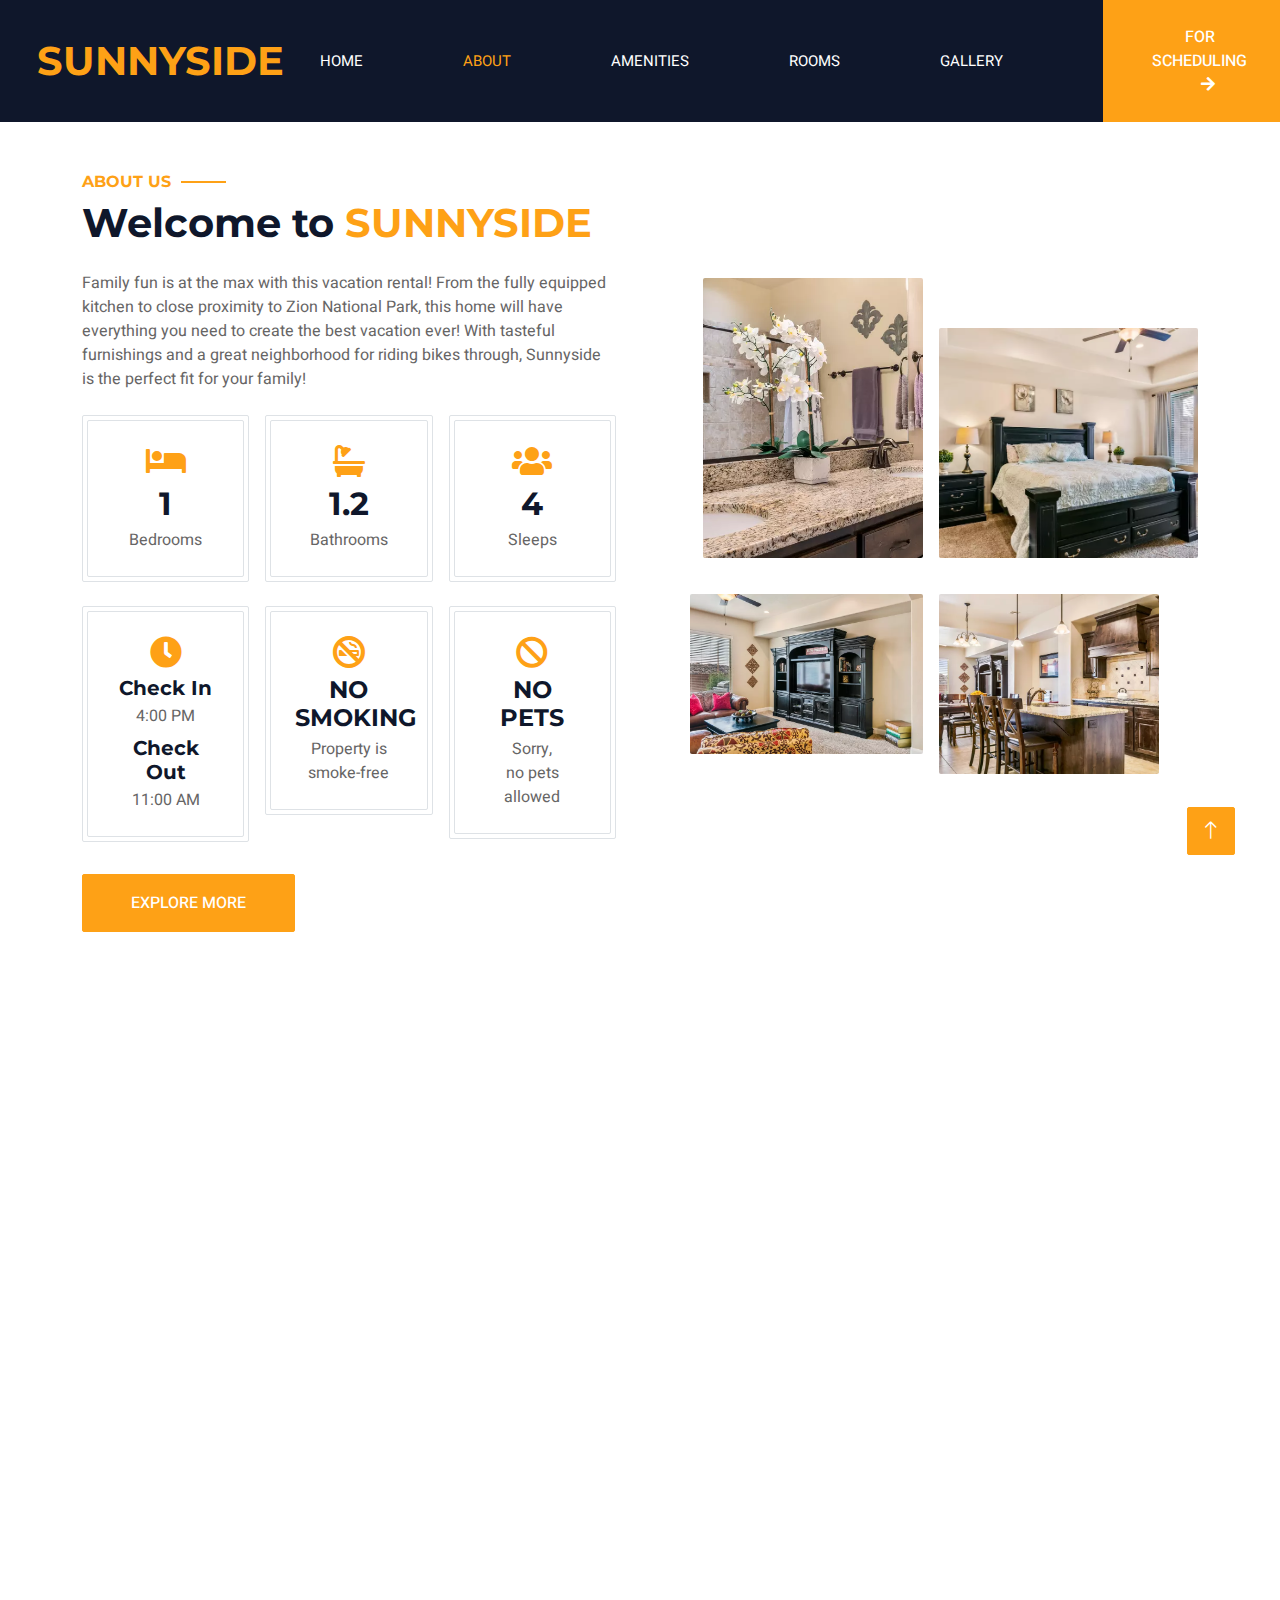
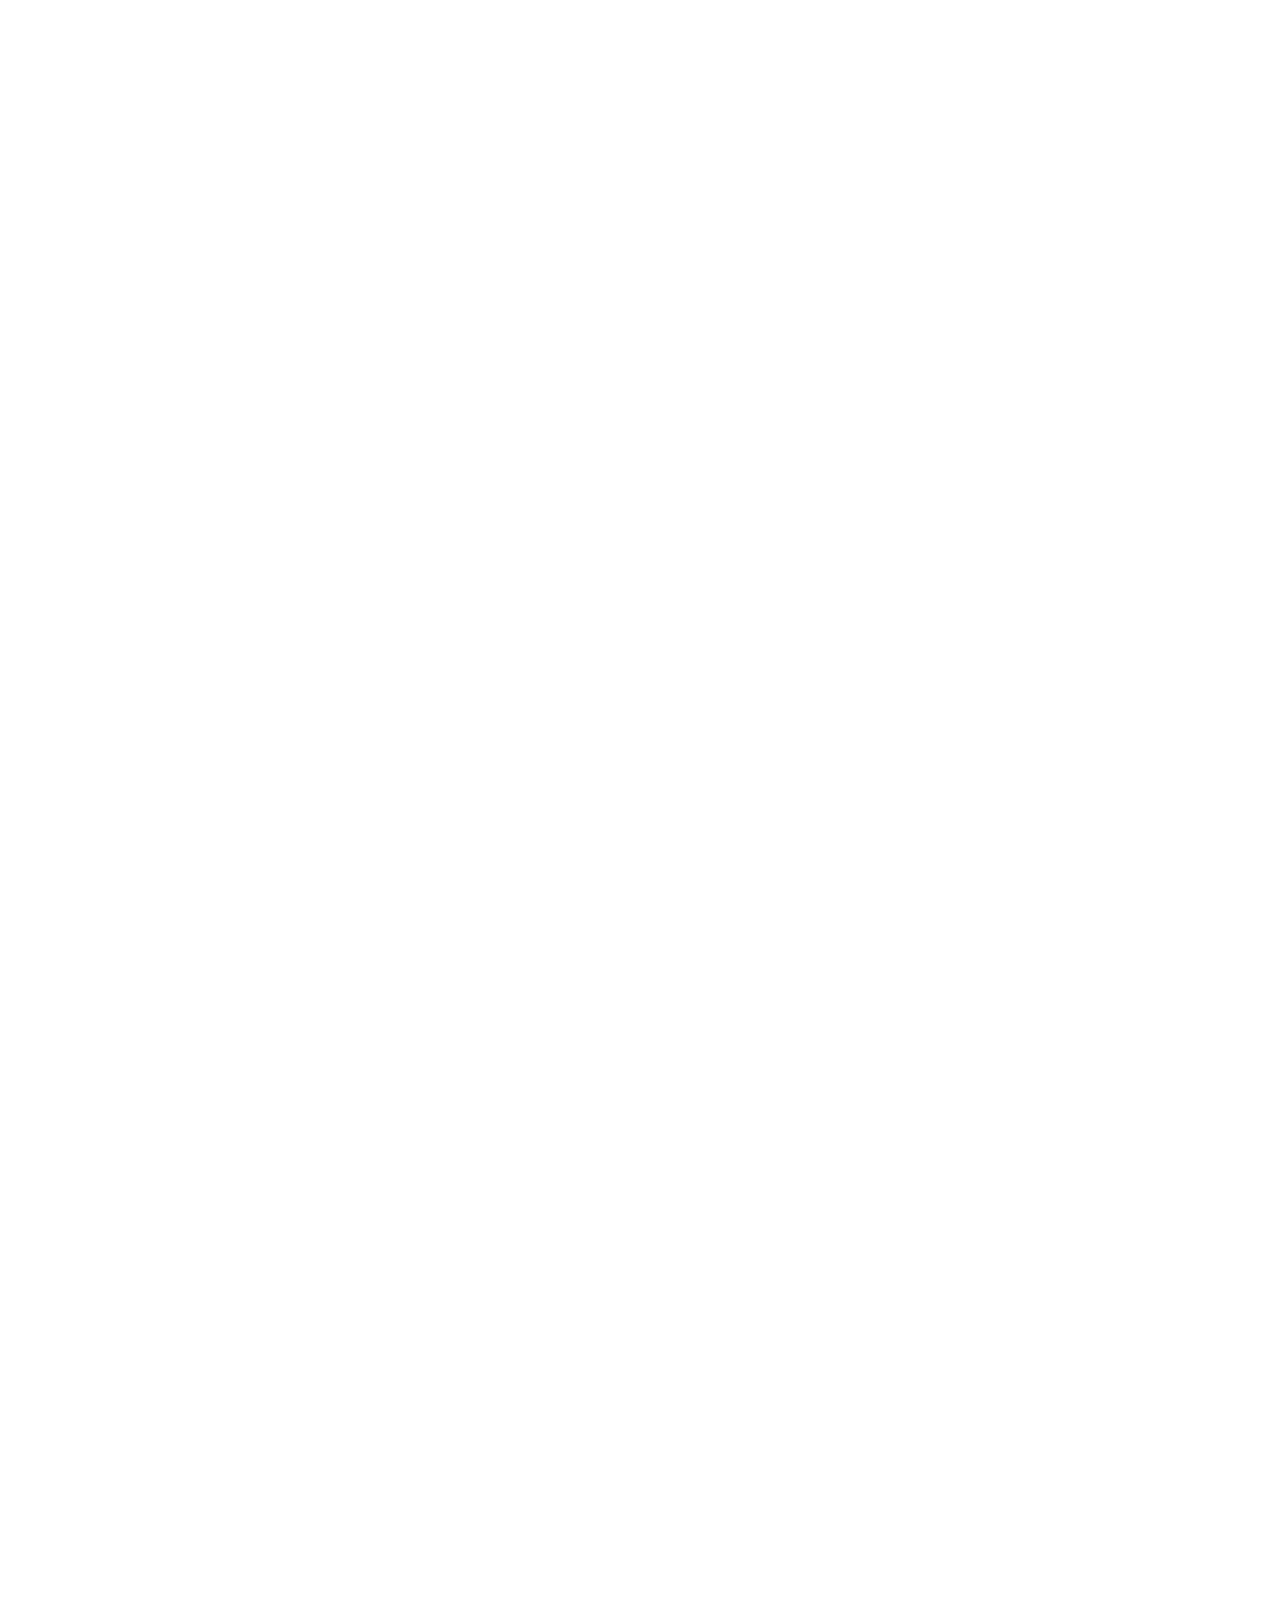
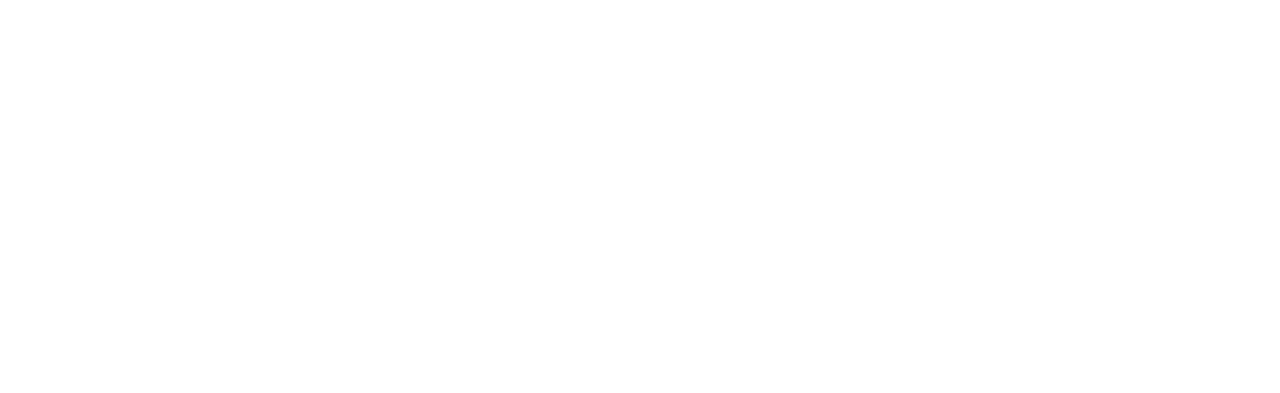
<file: about.html>
<!DOCTYPE html>
<html lang="en">
  <head>
    <meta charset="utf-8" />
    <title>Sunnyside Coral Ridge - Luxury Vacation Rental</title>
    <meta content="width=device-width, initial-scale=1.0" name="viewport" />
    <meta content="" name="keywords" />
    <meta content="" name="description" />

    <!-- Favicon -->
    <link href="img/favicon.ico" rel="icon" />

    <!-- Google Web Fonts -->
    <link rel="preconnect" href="https://fonts.googleapis.com" />
    <link rel="preconnect" href="https://fonts.gstatic.com" crossorigin />
    <link
      href="https://fonts.googleapis.com/css2?family=Heebo:wght@400;500;600;700&family=Montserrat:wght@400;500;600;700&display=swap"
      rel="stylesheet"
    />

    <!-- Icon Font Stylesheet -->
    <link
      href="https://cdnjs.cloudflare.com/ajax/libs/font-awesome/5.10.0/css/all.min.css"
      rel="stylesheet"
    />
    <link
      href="https://cdn.jsdelivr.net/npm/bootstrap-icons@1.4.1/font/bootstrap-icons.css"
      rel="stylesheet"
    />

    <!-- Libraries Stylesheet -->
    <link href="lib/animate/animate.min.css" rel="stylesheet" />
    <link href="lib/owlcarousel/assets/owl.carousel.min.css" rel="stylesheet" />
    <link
      href="lib/tempusdominus/css/tempusdominus-bootstrap-4.min.css"
      rel="stylesheet"
    />

    <!-- Customized Bootstrap Stylesheet -->
    <link href="css/bootstrap.min.css" rel="stylesheet" />

    <!-- Template Stylesheet -->
    <link href="css/style.css" rel="stylesheet" />
  </head>

  <body>
    <div class="container-fluid bg-white p-0">
      <!-- Spinner Start -->
      <div
        id="spinner"
        class="show bg-white position-fixed translate-middle w-100 vh-100 top-50 start-50 d-flex align-items-center justify-content-center"
      >
        <div
          class="spinner-border text-primary"
          style="width: 3rem; height: 3rem"
          role="status"
        >
          <span class="sr-only">Loading...</span>
        </div>
      </div>
      <!-- Spinner End -->

      <!-- Header Start -->
      <div class="container-fluid bg-dark px-0">
        <div class="row gx-0">
          <div class="col-lg-3 bg-dark d-none d-lg-block">
            <a
              href="index.html"
              class="navbar-brand w-100 h-100 m-0 p-0 d-flex align-items-center justify-content-center"
            >
              <h1 class="m-0 text-primary text-uppercase">Sunnyside</h1>
            </a>
          </div>
          <div class="col-lg-9">
            <nav class="navbar navbar-expand-lg bg-dark navbar-dark p-3 p-lg-0">
              <a href="index.html" class="navbar-brand d-block d-lg-none">
                <h1 class="m-0 text-primary text-uppercase">Sunnyside</h1>
              </a>
              <button
                type="button"
                class="navbar-toggler"
                data-bs-toggle="collapse"
                data-bs-target="#navbarCollapse"
              >
                <span class="navbar-toggler-icon"></span>
              </button>
              <div
                class="collapse navbar-collapse justify-content-between"
                id="navbarCollapse"
              >
                <div class="navbar-nav mr-auto py-0">
                  <a href="index.html" class="nav-item nav-link">Home</a>
                  <a href="about.html" class="nav-item nav-link active"
                    >About</a
                  >
                  <a href="./index.html#Amenities" class="nav-item nav-link"
                    >Amenities</a
                  >
                  <a href="./index.html#rooms" class="nav-item nav-link"
                    >Rooms</a
                  >
                  <a href="gallery.html" class="nav-item nav-link">Gallery</a>
                </div>
                <a
                  href="https://www.stgeorgeutahvacationrentals.com/rentals/sunnyside"
                  class="btn btn-primary rounded-0 py-4 px-md-5 d-none d-lg-block"
                  >For scheduling<i class="fa fa-arrow-right ms-3"></i
                ></a>
              </div>
            </nav>
          </div>
        </div>
      </div>
      <!-- Header End -->

      <!-- About Start -->
      <div class="container-xxl py-5">
        <div class="container">
          <div class="row g-5 align-items-center">
            <div class="col-lg-6">
              <h6 class="section-title text-start text-primary text-uppercase">
                About Us
              </h6>
              <h1 class="mb-4">
                Welcome to
                <span class="text-primary text-uppercase">Sunnyside</span>
              </h1>
              <p class="mb-4 text-start">
                Family fun is at the max with this vacation rental! From the
                fully equipped kitchen to close proximity to Zion National Park,
                this home will have everything you need to create the best
                vacation ever! With tasteful furnishings and a great
                neighborhood for riding bikes through, Sunnyside is the perfect
                fit for your family!
              </p>
              <div class="row g-3 pb-4">
                <div class="col-sm-4 wow fadeIn" data-wow-delay="0.1s">
                  <div class="border rounded p-1">
                    <div class="border rounded text-center p-4">
                      <i class="fa fa-bed fa-2x text-primary mb-2"></i>
                      <h2 class="mb-1" data-toggle="counter-up">3</h2>
                      <p class="mb-0">Bedrooms</p>
                    </div>
                  </div>
                </div>
                <div class="col-sm-4 wow fadeIn" data-wow-delay="0.3s">
                  <div class="border rounded p-1">
                    <div class="border rounded text-center p-4">
                      <i class="fa fa-bath fa-2x text-primary mb-2"></i>
                      <h2 class="mb-1" data-toggle="counter-up">3.5</h2>
                      <p class="mb-0">Bathrooms</p>
                    </div>
                  </div>
                </div>
                <div class="col-sm-4 wow fadeIn" data-wow-delay="0.5s">
                  <div class="border rounded p-1">
                    <div class="border rounded text-center p-4">
                      <i class="fa fa-users fa-2x text-primary mb-2"></i>
                      <h2 class="mb-1" data-toggle="counter-up">10</h2>
                      <p class="mb-0">Sleeps</p>
                    </div>
                  </div>
                </div>
              </div>

              <!-- New row for check-in/out and policies -->
              <div class="row g-3 pb-4">
                <div class="col-sm-4 wow fadeIn" data-wow-delay="0.7s">
                  <div class="border rounded p-1">
                    <div class="border rounded text-center p-4">
                      <i class="fa fa-clock fa-2x text-primary mb-2"></i>
                      <div>
                        <h5 class="mb-1">Check In</h5>
                        <p class="mb-0">4:00 PM</p>
                      </div>
                      <div class="mt-2">
                        <h5 class="mb-1">Check Out</h5>
                        <p class="mb-0">11:00 AM</p>
                      </div>
                    </div>
                  </div>
                </div>
                <div class="col-sm-4 wow fadeIn" data-wow-delay="0.9s">
                  <div class="border rounded p-1">
                    <div class="border rounded text-center p-4">
                      <i class="fa fa-smoking-ban fa-2x text-primary mb-2"></i>
                      <h4 class="mb-1 text-uppercase">No Smoking</h4>
                      <p class="mb-0">Property is smoke-free</p>
                    </div>
                  </div>
                </div>
                <div class="col-sm-4 wow fadeIn" data-wow-delay="1.1s">
                  <div class="border rounded p-1">
                    <div class="border rounded text-center p-4">
                      <i class="fa fa-ban fa-2x text-primary mb-2"></i>
                      <h4 class="mb-1 text-uppercase">
                        No <br />
                        Pets
                      </h4>
                      <p class="mb-0">
                        Sorry,<br />
                        no pets allowed
                      </p>
                    </div>
                  </div>
                </div>
              </div>
              <a class="btn btn-primary py-3 px-5 mt-2" href="gallery.html"
                >Explore More</a
              >
            </div>
            <div class="col-lg-6">
              <div class="row g-3">
                <div
                  class="col-6 text-end"
                  style="
                    display: flex;
                    justify-content: flex-end;
                    align-items: center;
                    height: 200px;
                  "
                >
                  <img
                    class="img-fluid rounded wow zoomIn"
                    data-wow-delay="0.1s"
                    src="img/masterbath-upstairs-vanity.webp"
                    style="
                      width: 85%;
                      height: 280px;
                      object-fit: cover;
                      max-width: 100%;
                    "
                    alt="Upstairs Master Bath Vanity"
                  />
                </div>
                <div
                  class="col-6 text-start"
                  style="
                    display: flex;
                    justify-content: flex-start;
                    align-items: center;
                    height: 250px;
                  "
                >
                  <img
                    class="img-fluid rounded wow zoomIn"
                    data-wow-delay="0.3s"
                    src="img/master-bedroom-mainfloor.webp"
                    style="
                      width: 100%;
                      height: 230px;
                      object-fit: cover;
                      max-width: 100%;
                    "
                    alt="Main Floor Master Bedroom"
                  />
                </div>
                <div
                  class="col-6 text-end"
                  style="
                    display: flex;
                    justify-content: flex-end;
                    align-items: center;
                    height: 180px;
                  "
                >
                  <img
                    class="img-fluid rounded wow zoomIn"
                    data-wow-delay="0.5s"
                    src="img/living-room.webp"
                    style="
                      width: 90%;
                      height: 160px;
                      object-fit: cover;
                      max-width: 100%;
                    "
                    alt="Living Room"
                  />
                </div>
                <div
                  class="col-6 text-start"
                  style="
                    display: flex;
                    justify-content: flex-start;
                    align-items: center;
                    height: 200px;
                  "
                >
                  <img
                    class="img-fluid rounded wow zoomIn"
                    data-wow-delay="0.7s"
                    src="img/kitchen.webp"
                    style="
                      width: 85%;
                      height: 180px;
                      object-fit: cover;
                      max-width: 100%;
                    "
                    alt="Kitchen"
                  />
                </div>
              </div>
            </div>
          </div>
        </div>
      </div>
      <!-- About End -->

      <!-- Video Start -->
      <div class="container-xxl py-5 px-0 wow zoomIn" data-wow-delay="0.1s">
        <div class="row g-0">
          <div class="col-md-6">
            <div class="video2" style="min-height: 600px"></div>
          </div>
          <div class="col-md-6 bg-dark d-flex align-items-center">
            <div class="p-5">
              <h6
                class="section-title text-start text-white text-uppercase mb-3"
              >
                Southern Utah Living
              </h6>
              <h1 class="text-white mb-4">Discover Sunnyside Paradise</h1>

              <!-- Modern Content Layout with Original Text -->
              <div class="modern-content-layout">
                <div class="d-flex align-items-start mb-4">
                  <div class="flex-shrink-0">
                    <i class="fa fa-home fa-2x text-primary me-3"></i>
                  </div>
                  <div class="flex-grow-1">
                    <h5 class="text-white">Spacious Luxury Living</h5>
                    <p class="text-light mb-0">
                      Enjoy the beauty of Southern Utah in the comfort of this
                      spacious 2700 sq ft luxury condo.
                    </p>
                  </div>
                </div>

                <div class="d-flex align-items-start mb-4">
                  <div class="flex-shrink-0">
                    <i class="fa fa-mountain fa-2x text-primary me-3"></i>
                  </div>
                  <div class="flex-grow-1">
                    <h5 class="text-white">Outdoor Enthusiasts' Paradise</h5>
                    <p class="text-light mb-0">
                      The Owners of this property are outdoor enthusiasts and
                      frequent attractions like Zion National Park (45-minute
                      drive) and Bryce Canyon (2 hours 30 minutes).
                    </p>
                  </div>
                </div>

                <div class="d-flex align-items-start mb-4">
                  <div class="flex-shrink-0">
                    <i class="fa fa-biking fa-2x text-primary me-3"></i>
                  </div>
                  <div class="flex-grow-1">
                    <h5 class="text-white">Adventure Opportunities</h5>
                    <p class="text-light mb-0">
                      For the adventurist type, there are many mountain biking
                      trails from Cedar City South to Mesquite, NV. There are
                      also hundreds of hikes within a short drive.
                    </p>
                  </div>
                </div>

                <div class="d-flex align-items-start mb-4">
                  <div class="flex-shrink-0">
                    <i class="fa fa-utensils fa-2x text-primary me-3"></i>
                  </div>
                  <div class="flex-grow-1">
                    <h5 class="text-white">Local Guidance</h5>
                    <p class="text-light mb-0">
                      We will provide information on activities in the area as
                      well as restaurants that are our personal favorites.
                    </p>
                  </div>
                </div>

                <div class="d-flex align-items-start mb-4">
                  <div class="flex-shrink-0">
                    <i class="fa fa-water fa-2x text-primary me-3"></i>
                  </div>
                  <div class="flex-grow-1">
                    <h5 class="text-white">Water Sports & Entertainment</h5>
                    <p class="text-light mb-0">
                      If you are the motorized type, Sand Hollow is a short
                      15-minute drive and provides sand dunes for the adrenaline
                      junkies and some excellent water sports activities. From
                      the driveway, you can be standing on the Las Vegas Strip
                      in less than 2 hours enjoying some of the Broadway-quality
                      shows.
                    </p>
                  </div>
                </div>
              </div>

              <div class="mt-4">
                <a
                  href="gallery.html"
                  class="btn btn-primary py-md-3 px-md-5 me-3"
                  >Explore More</a
                >
                <a
                  href="https://www.stgeorgeutahvacationrentals.com/rentals/sunnyside"
                  class="btn btn-outline-light py-md-3 px-md-5"
                  >For scheduling</a
                >
              </div>
            </div>
          </div>
        </div>
      </div>
      <!-- Video End -->
      <!-- Family & Community Section Start -->
      <div class="container-xxl py-5 px-0 wow zoomIn" data-wow-delay="0.1s">
        <div class="row g-0">
          <div class="col-md-6 bg-light d-flex align-items-center">
            <div class="p-5">
              <h6
                class="section-title text-start text-primary text-uppercase mb-3"
              >
                Family-Owned & Operated
              </h6>
              <h1 class="text-dark mb-4">Experience the Sunnyside Life</h1>

              <!-- Modern Content Layout with Original Text -->
              <div class="modern-content-layout">
                <div class="d-flex align-items-start mb-4">
                  <div class="flex-shrink-0">
                    <i class="fa fa-heart fa-2x text-primary me-3"></i>
                  </div>
                  <div class="flex-grow-1">
                    <h5 class="text-dark">Family-Oriented Owners</h5>
                    <p class="text-secondary mb-0">
                      The owners are very family-oriented people and have tried
                      to reflect that in the décor and the amenities provided.
                      Whether you enjoy this vacation rental as a single-family
                      or multiple families, come, relax and enjoy a little piece
                      of the Sunnyside of life!
                    </p>
                  </div>
                </div>

                <div class="d-flex align-items-start mb-4">
                  <div class="flex-shrink-0">
                    <i class="fa fa-map-marker-alt fa-2x text-primary me-3"></i>
                  </div>
                  <div class="flex-grow-1">
                    <h5 class="text-dark">Perfect Coral Ridge Location</h5>
                    <p class="text-secondary mb-0">
                      Coral Ridge is centrally located in Washington Utah, just
                      minutes away from downtown St. George, yet only down the
                      road from Sand Hollow Reservoir, Quail Creek Reservoir,
                      and amazing off-road trails for adventure! If you spend
                      your day hiking in Zion you will love the two beautiful
                      pools and hot tubs offered. Golf course views and the
                      serenity of the community are just some of the reasons why
                      vacation guests love the Coral Ridge community!
                    </p>
                  </div>
                </div>

                <div class="d-flex align-items-start mb-4">
                  <div class="flex-shrink-0">
                    <i class="fa fa-percent fa-2x text-primary me-3"></i>
                  </div>
                  <div class="flex-grow-1">
                    <h5 class="text-dark">Exclusive Guest Benefits</h5>
                    <p class="text-secondary mb-0">
                      Additionally, while staying in this property as a Red Rock
                      Vacation Rentals guest, take advantage of our local
                      business discounts for places such as Tuacahn
                      Amphitheater, Pizza Factory, ATV rentals, Cafe Sabor, Bike
                      Rentals, and more! We can additionally offer concierge
                      services regarding booking golf tee times, hiring private
                      chefs, or scheduling an in-house massage.
                    </p>
                  </div>
                </div>
              </div>

              <div class="mt-4">
                <a
                  href="./gallery.html#Amenities"
                  class="btn btn-primary py-md-3 px-md-5 me-3"
                  >View Amenities</a
                >
                <a
                  href="https://www.stgeorgeutahvacationrentals.com/rentals/sunnyside"
                  class="btn btn-outline-dark py-md-3 px-md-5"
                  >For scheduling</a
                >
              </div>
            </div>
          </div>
          <div class="col-md-6">
            <div
              class="video"
              style="
                min-height: 600px;
                background: linear-gradient(
                    rgba(15, 23, 43, 0.1),
                    rgba(15, 23, 43, 0.1)
                  ),
                  url(./img/sand-hollow-side-by-side.webp);
                background-position: center center;
                background-repeat: no-repeat;
                background-size: cover;
              "
            ></div>
          </div>
        </div>
      </div>
      <!-- Family & Community Section End -->
      <!-- Footer Start -->
      <div
        class="container-fluid bg-dark text-light footer wow fadeIn"
        data-wow-delay="0.1s"
      >
        <div class="container pb-5">
          <div class="row g-5">
            <div class="col-md-6 col-lg-4">
              <div class="bg-primary rounded p-4">
                <a href="index.html"
                  ><h1 class="text-white text-uppercase mb-3">Sunnyside</h1></a
                >
                <p class="text-white mb-0">
                  A luxury vacation rental in the heart of Washington Utah's
                  Coral Ridge Community. Perfect for families looking to explore
                  Southern Utah's amazing attractions.
                </p>
              </div>
            </div>
            <div class="col-md-6 col-lg-3">
              <h6
                class="section-title text-start text-primary text-uppercase mb-4"
              >
                Contact
              </h6>
              <p class="mb-2">
                <i class="fa fa-map-marker-alt me-3"></i>Coral Ridge Community,
                Washington, UT
              </p>
              <p class="mb-2">
                <i class="fa fa-phone-alt me-3"></i>+1 123 123 1234
              </p>
              <p class="mb-2">
                <i class="fa fa-envelope me-3"></i>info@sunnyside.com
              </p>
              <div class="d-flex pt-2">
                <a class="btn btn-outline-light btn-social" href=""
                  ><i class="fab fa-facebook-f"></i
                ></a>
                <a class="btn btn-outline-light btn-social" href=""
                  ><i class="fab fa-instagram"></i
                ></a>
                <a class="btn btn-outline-light btn-social" href=""
                  ><i class="fab fa-youtube"></i
                ></a>
              </div>
            </div>
            <div class="col-lg-5 col-md-12">
              <div class="row gy-5 g-4">
                <div class="col-md-6">
                  <h6
                    class="section-title text-start text-primary text-uppercase mb-4"
                  >
                    Key Features
                  </h6>
                  <a class="btn btn-link" href="./gallery.html#pool""
                    >Pools and Hot Tubs</a
                  >
                  <a class="btn btn-link" href="./gallery.html#Amenities">Fitness Center</a>
                  <a class="btn btn-link" href="./gallery.html#activities">Zion National Park</a>
                  <a class="btn btn-link" href="./gallery.html#activities">Running Trails Nearby</a>
                  <a class="btn btn-link" href="./gallery.html#activities">Golf Course</a>
                </div>
                <div class="col-md-6">
                  <h6
                    class="section-title text-start text-primary text-uppercase mb-4"
                  >
                    Amenities
                  </h6>
                  <a class="btn btn-link" href="./gallery.html">Smart TV’s</a>
                  <a class="btn btn-link" href="./gallery.html"
                    >Fully Equipped Kitchen</a
                  >
                  <a class="btn btn-link" href="./gallery.html">BBQ Grill</a>
                  <a class="btn btn-link" href="./gallery.html">EV Charging</a>
                  <a class="btn btn-link" href="./gallery.html"
                    >BBQ Utensils & Grill Brusht</a
                  >  </div>
              </div>
            </div>
          </div>
        </div>
        <div class="container">
          <div class="copyright">
            <div class="row">
              <div class="col-md-6 text-center text-md-start mb-3 mb-md-0">
                &copy;
                <a class="border-bottom" href="#">Sunnyside Vacation Rental</a>,
                All Right Reserved.
              </div>
              <div class="col-md-6 text-center text-md-end">
                <div class="footer-menu">
                  <a href="index.html">Home</a>
                  <a href="./about.html">About</a>
                  <a href="./gallery.html">Gallery</a>
                  <a href="https://www.stgeorgeutahvacationrentals.com/rentals/sunnyside">For scheduling</a>
                </div>
              </div>
            </div>
          </div>
        </div>
      </div>
      <!-- Footer End -->

      <!-- Back to Top -->
      <a href="#" class="btn btn-lg btn-primary btn-lg-square back-to-top"
        ><i class="bi bi-arrow-up"></i
      ></a>
    </div>

    <!-- JavaScript Libraries -->
    <script src="https://code.jquery.com/jquery-3.4.1.min.js"></script>
    <script src="https://cdn.jsdelivr.net/npm/bootstrap@5.0.0/dist/js/bootstrap.bundle.min.js"></script>
    <script src="lib/wow/wow.min.js"></script>
    <script src="lib/easing/easing.min.js"></script>
    <script src="lib/waypoints/waypoints.min.js"></script>
    <script src="lib/counterup/counterup.min.js"></script>
    <script src="lib/owlcarousel/owl.carousel.min.js"></script>
    <script src="lib/tempusdominus/js/moment.min.js"></script>
    <script src="lib/tempusdominus/js/moment-timezone.min.js"></script>
    <script src="lib/tempusdominus/js/tempusdominus-bootstrap-4.min.js"></script>

    <!-- Template Javascript -->
    <script src="js/main.js"></script>
  </body>
</html>
</file>
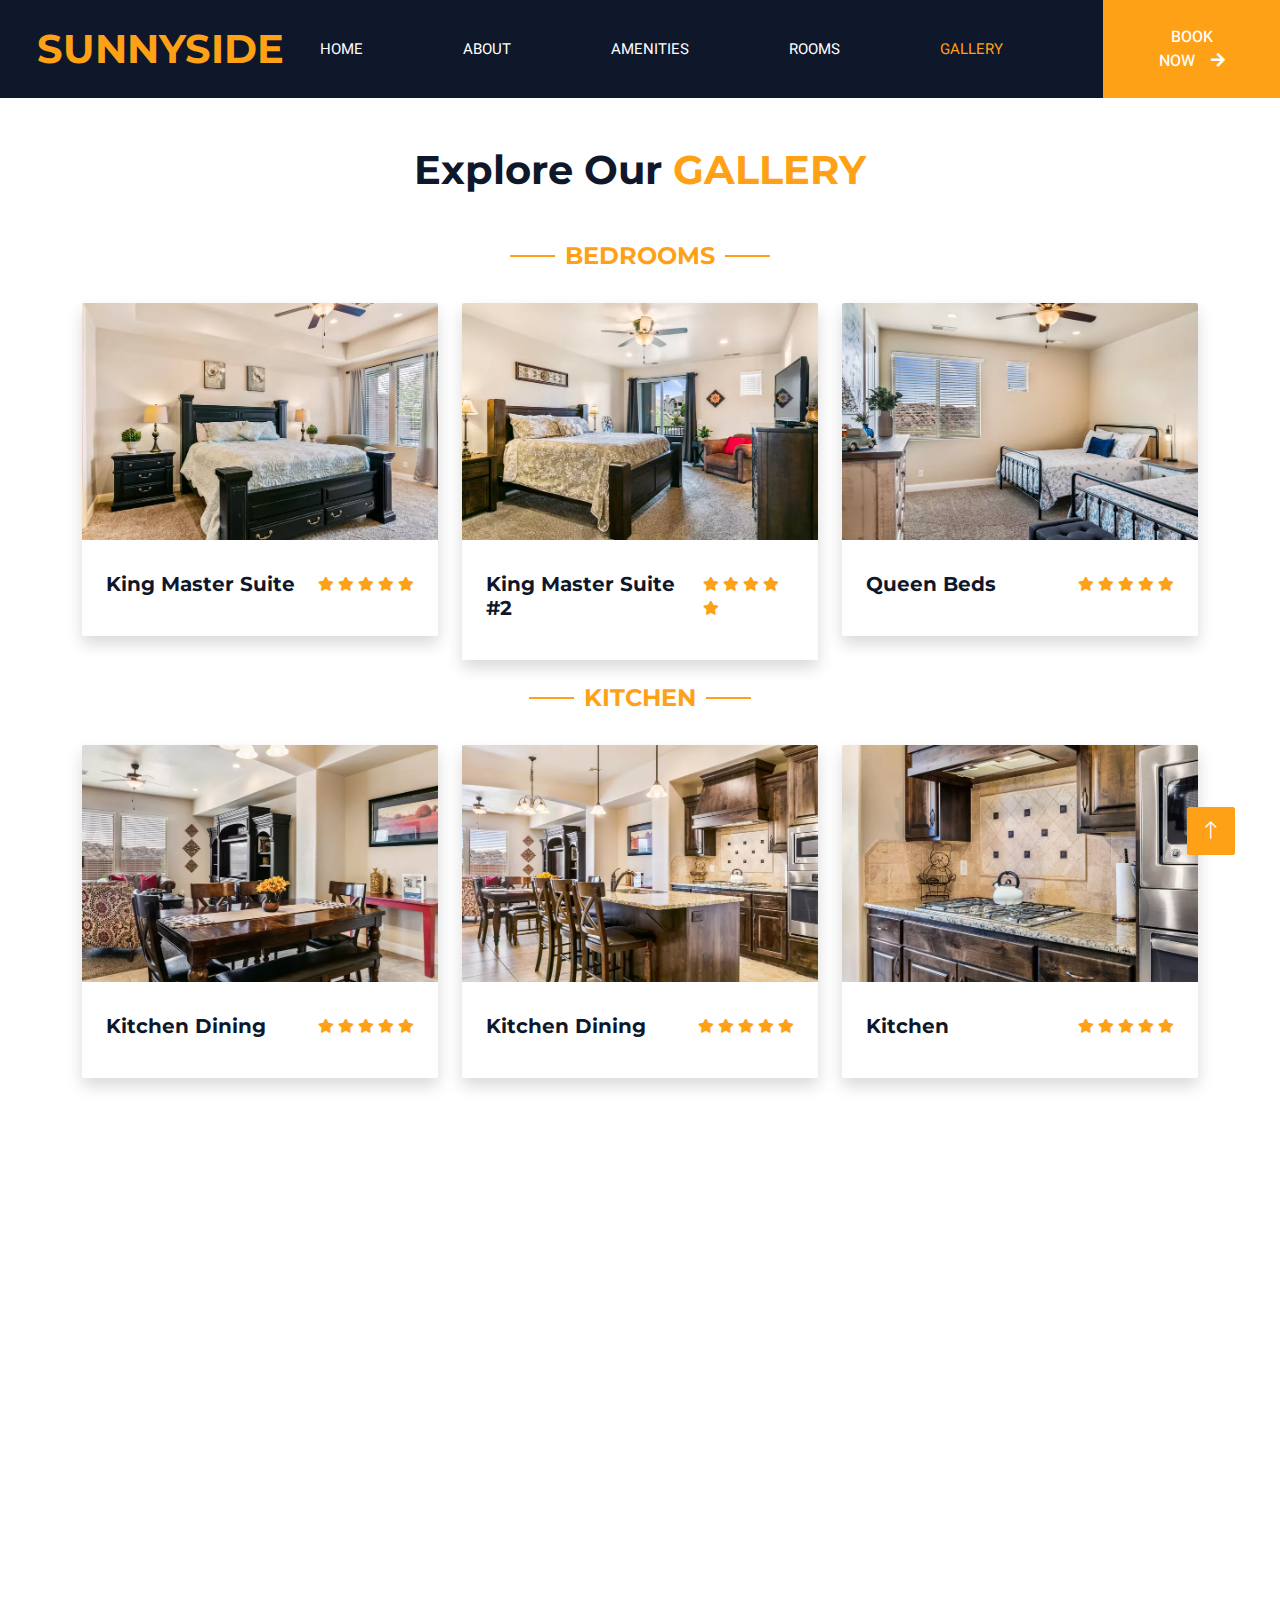
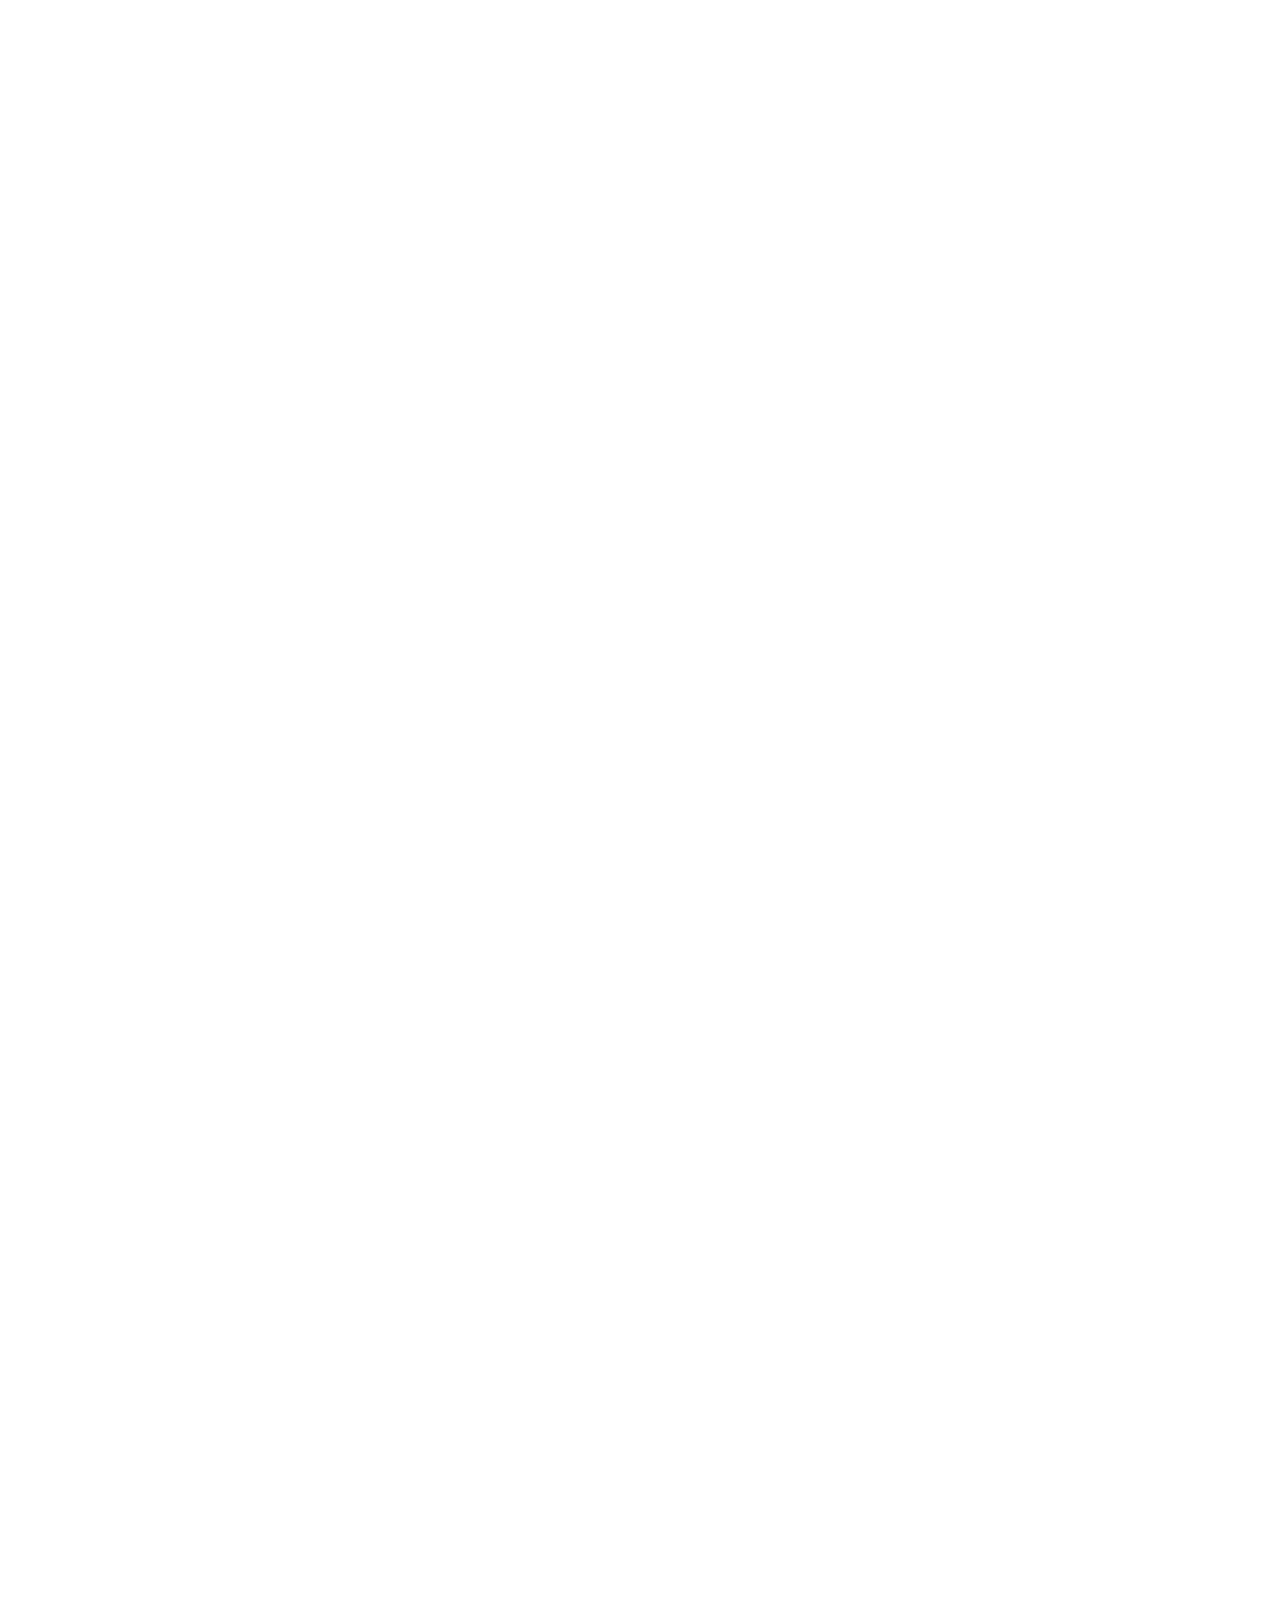
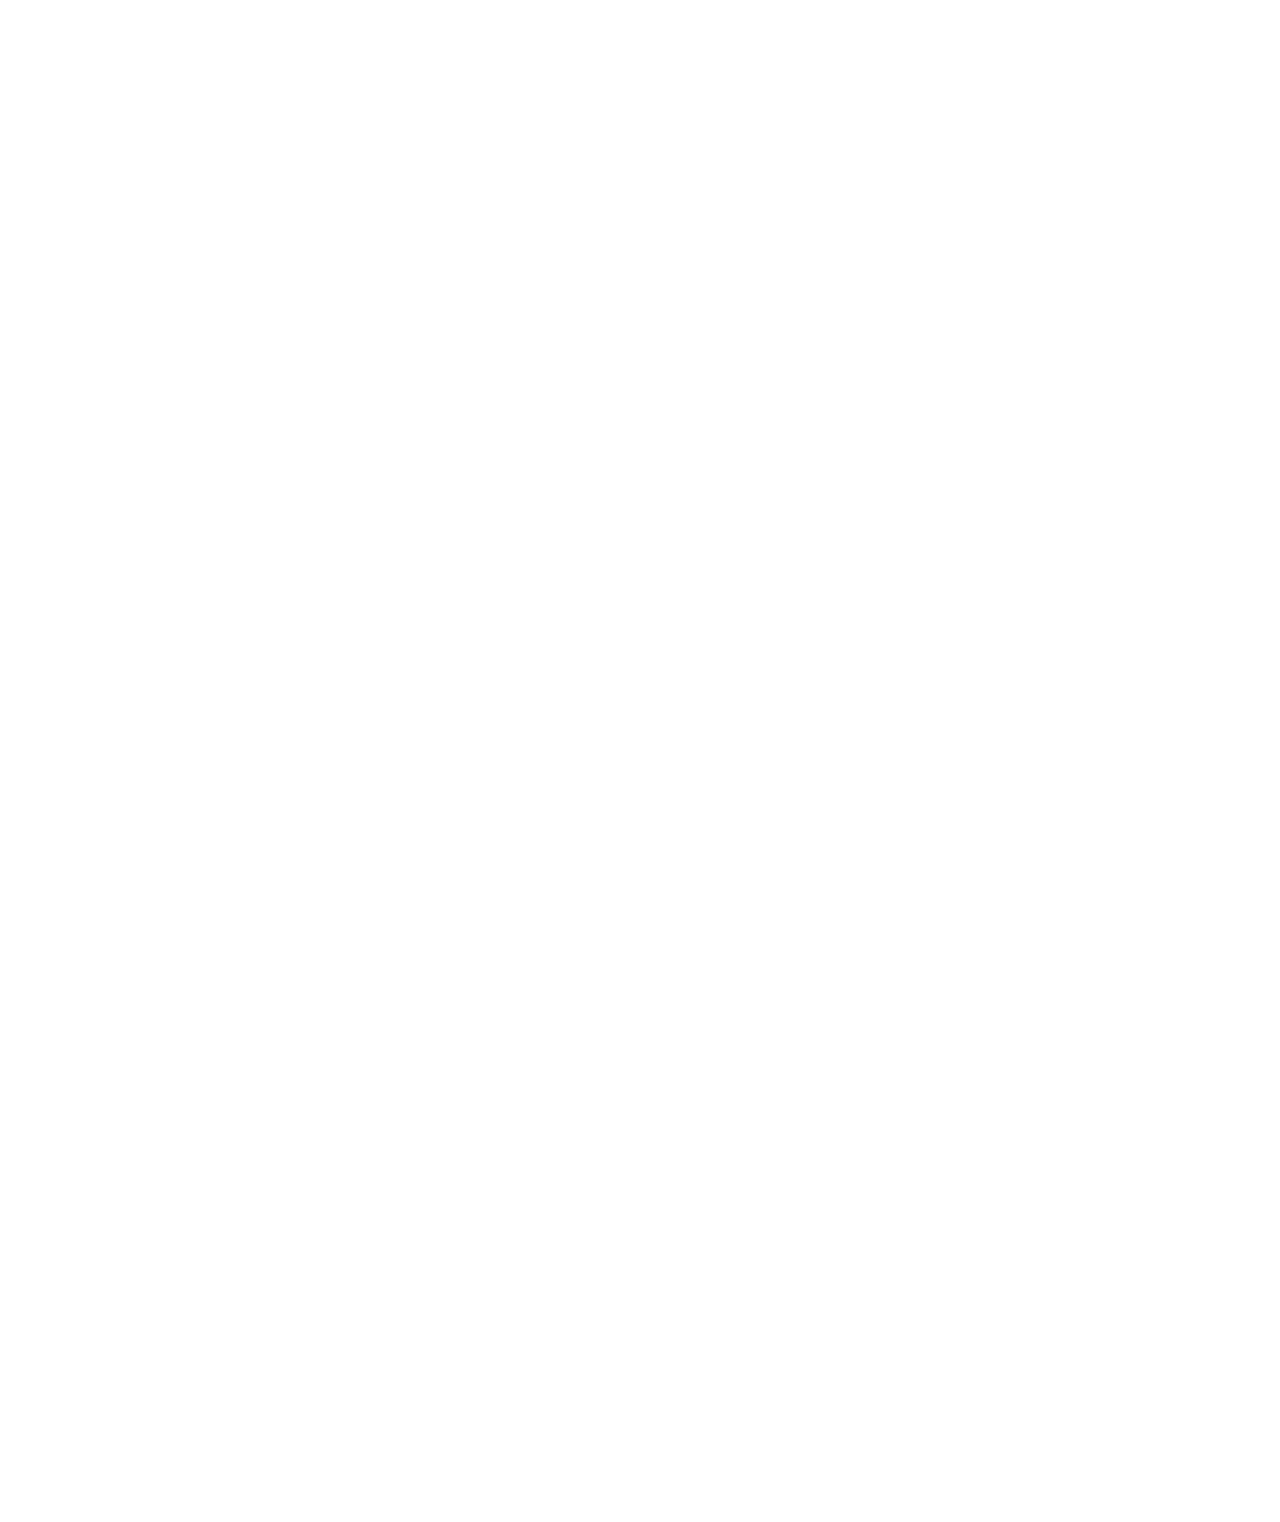
<file: gallery.html>
<!DOCTYPE html>
<html lang="en">
  <head>
    <meta charset="utf-8" />
    <title>Sunnyside Coral Ridge - Luxury Vacation Rental</title>
    <meta content="width=device-width, initial-scale=1.0" name="viewport" />
    <meta content="" name="keywords" />
    <meta content="" name="description" />

    <!-- Favicon -->
    <link href="img/favicon.ico" rel="icon" />

    <!-- Google Web Fonts -->
    <link rel="preconnect" href="https://fonts.googleapis.com" />
    <link rel="preconnect" href="https://fonts.gstatic.com" crossorigin />
    <link
      href="https://fonts.googleapis.com/css2?family=Heebo:wght@400;500;600;700&family=Montserrat:wght@400;500;600;700&display=swap"
      rel="stylesheet"
    />

    <!-- Icon Font Stylesheet -->
    <link
      href="https://cdnjs.cloudflare.com/ajax/libs/font-awesome/5.10.0/css/all.min.css"
      rel="stylesheet"
    />
    <link
      href="https://cdn.jsdelivr.net/npm/bootstrap-icons@1.4.1/font/bootstrap-icons.css"
      rel="stylesheet"
    />

    <!-- Libraries Stylesheet -->
    <link href="lib/animate/animate.min.css" rel="stylesheet" />
    <link href="lib/owlcarousel/assets/owl.carousel.min.css" rel="stylesheet" />
    <link
      href="lib/tempusdominus/css/tempusdominus-bootstrap-4.min.css"
      rel="stylesheet"
    />

    <!-- Customized Bootstrap Stylesheet -->
    <link href="css/bootstrap.min.css" rel="stylesheet" />

    <!-- Template Stylesheet -->
    <link href="css/style.css" rel="stylesheet" />
  </head>

  <body>
    <div class="container-fluid bg-white p-0">
      <!-- Spinner Start -->
      <div
        id="spinner"
        class="show bg-white position-fixed translate-middle w-100 vh-100 top-50 start-50 d-flex align-items-center justify-content-center"
      >
        <div
          class="spinner-border text-primary"
          style="width: 3rem; height: 3rem"
          role="status"
        >
          <span class="sr-only">Loading...</span>
        </div>
      </div>
      <!-- Spinner End -->

      <!-- Header Start -->
      <div class="container-fluid bg-dark px-0">
        <div class="row gx-0">
          <div class="col-lg-3 bg-dark d-none d-lg-block">
            <a
              href="index.html"
              class="navbar-brand w-100 h-100 m-0 p-0 d-flex align-items-center justify-content-center"
            >
              <h1 class="m-0 text-primary text-uppercase">Sunnyside</h1>
            </a>
          </div>
          <div class="col-lg-9">
            <nav class="navbar navbar-expand-lg bg-dark navbar-dark p-3 p-lg-0">
              <a href="index.html" class="navbar-brand d-block d-lg-none">
                <h1 class="m-0 text-primary text-uppercase">Sunnyside</h1>
              </a>
              <button
                type="button"
                class="navbar-toggler"
                data-bs-toggle="collapse"
                data-bs-target="#navbarCollapse"
              >
                <span class="navbar-toggler-icon"></span>
              </button>
              <div
                class="collapse navbar-collapse justify-content-between"
                id="navbarCollapse"
              >
                <div class="navbar-nav mr-auto py-0">
                  <a href="index.html" class="nav-item nav-link">Home</a>
                  <a href="./index.html#about" class="nav-item nav-link"
                    >About</a
                  >
                  <a href="./index.html#Amenities" class="nav-item nav-link"
                    >Amenities</a
                  >
                  <a href="./index.html#rooms" class="nav-item nav-link"
                    >Rooms</a
                  >
                  <a href="gallery.html" class="nav-item nav-link active"
                    >Gallery</a
                  >
                </div>
                <a
                  href="booking.html"
                  class="btn btn-primary rounded-0 py-4 px-md-5 d-none d-lg-block"
                  >Book Now<i class="fa fa-arrow-right ms-3"></i
                ></a>
              </div>
            </nav>
          </div>
        </div>
      </div>
      <!-- Header End -->

      <!-- Room Start -->
      <div class="container-xxl py-5">
        <div class="container">
          <div class="text-center wow fadeInUp" data-wow-delay="0.1s">
            <h1 class="mb-5">
              Explore Our
              <span class="text-primary text-uppercase">Gallery</span>
            </h1>
          </div>
          <div class="row g-4">
            <!-- First Row - Three Bedrooms -->
            <div class="text-center wow fadeInUp" data-wow-delay="0.1s">
              <h4 class="section-title text-center text-primary text-uppercase">
                Bedrooms
              </h4>
            </div>
            <div class="col-lg-4 col-md-6 wow fadeInUp" data-wow-delay="0.1s">
              <div class="room-item shadow rounded overflow-hidden">
                <div class="position-relative">
                  <img
                    class="img-fluid"
                    src="img/master-bedroom-mainfloor.webp"
                    alt="Master Bedroom"
                  />
                </div>
                <div class="p-4 mt-2">
                  <div class="d-flex justify-content-between mb-3">
                    <h5 class="mb-0">King Master Suite</h5>
                    <div class="ps-2">
                      <small class="fa fa-star text-primary"></small>
                      <small class="fa fa-star text-primary"></small>
                      <small class="fa fa-star text-primary"></small>
                      <small class="fa fa-star text-primary"></small>
                      <small class="fa fa-star text-primary"></small>
                    </div>
                  </div>
                </div>
              </div>
            </div>
            <div class="col-lg-4 col-md-6 wow fadeInUp" data-wow-delay="0.1s">
              <div class="room-item shadow rounded overflow-hidden">
                <div class="position-relative">
                  <img
                    class="img-fluid"
                    src="img/master-bedroom-upstairs.webp"
                    alt="Master Bedroom"
                  />
                </div>
                <div class="p-4 mt-2">
                  <div class="d-flex justify-content-between mb-3">
                    <h5 class="mb-0">King Master Suite #2</h5>
                    <div class="ps-2">
                      <small class="fa fa-star text-primary"></small>
                      <small class="fa fa-star text-primary"></small>
                      <small class="fa fa-star text-primary"></small>
                      <small class="fa fa-star text-primary"></small>
                      <small class="fa fa-star text-primary"></small>
                    </div>
                  </div>
                </div>
              </div>
            </div>
            <div class="col-lg-4 col-md-6 wow fadeInUp" data-wow-delay="0.1s">
              <div class="room-item shadow rounded overflow-hidden">
                <div class="position-relative">
                  <img
                    class="img-fluid"
                    src="img/Bedroom-with-two-queens.webp"
                    alt="Master Bedroom"
                  />
                </div>
                <div class="p-4 mt-2">
                  <div class="d-flex justify-content-between mb-3">
                    <h5 class="mb-0">Queen Beds</h5>
                    <div class="ps-2">
                      <small class="fa fa-star text-primary"></small>
                      <small class="fa fa-star text-primary"></small>
                      <small class="fa fa-star text-primary"></small>
                      <small class="fa fa-star text-primary"></small>
                      <small class="fa fa-star text-primary"></small>
                    </div>
                  </div>
                </div>
              </div>
            </div>
            <div class="text-center wow fadeInUp" data-wow-delay="0.1s">
              <h4 class="section-title text-center text-primary text-uppercase">
                Kitchen
              </h4>
            </div>
            <div class="col-lg-4 col-md-6 wow fadeInUp" data-wow-delay="0.1s">
              <div class="room-item shadow rounded overflow-hidden">
                <div class="position-relative">
                  <img
                    class="img-fluid"
                    src="img/dining-table.webp"
                    alt="Master Bedroom"
                  />
                </div>
                <div class="p-4 mt-2">
                  <div class="d-flex justify-content-between mb-3">
                    <h5 class="mb-0">Kitchen Dining</h5>
                    <div class="ps-2">
                      <small class="fa fa-star text-primary"></small>
                      <small class="fa fa-star text-primary"></small>
                      <small class="fa fa-star text-primary"></small>
                      <small class="fa fa-star text-primary"></small>
                      <small class="fa fa-star text-primary"></small>
                    </div>
                  </div>
                </div>
              </div>
            </div>
            <div class="col-lg-4 col-md-6 wow fadeInUp" data-wow-delay="0.1s">
              <div class="room-item shadow rounded overflow-hidden">
                <div class="position-relative">
                  <img
                    class="img-fluid"
                    src="img/kitchen.webp"
                    alt="Master Bedroom"
                  />
                </div>
                <div class="p-4 mt-2">
                  <div class="d-flex justify-content-between mb-3">
                    <h5 class="mb-0">Kitchen Dining</h5>
                    <div class="ps-2">
                      <small class="fa fa-star text-primary"></small>
                      <small class="fa fa-star text-primary"></small>
                      <small class="fa fa-star text-primary"></small>
                      <small class="fa fa-star text-primary"></small>
                      <small class="fa fa-star text-primary"></small>
                    </div>
                  </div>
                </div>
              </div>
            </div>
            <div class="col-lg-4 col-md-6 wow fadeInUp" data-wow-delay="0.1s">
              <div class="room-item shadow rounded overflow-hidden">
                <div class="position-relative">
                  <img
                    class="img-fluid"
                    src="img/kitchen-stove.webp"
                    alt="Master Bedroom"
                  />
                </div>
                <div class="p-4 mt-2">
                  <div class="d-flex justify-content-between mb-3">
                    <h5 class="mb-0">Kitchen</h5>
                    <div class="ps-2">
                      <small class="fa fa-star text-primary"></small>
                      <small class="fa fa-star text-primary"></small>
                      <small class="fa fa-star text-primary"></small>
                      <small class="fa fa-star text-primary"></small>
                      <small class="fa fa-star text-primary"></small>
                    </div>
                  </div>
                </div>
              </div>
            </div>
            <div class="text-center wow fadeInUp" data-wow-delay="0.1s">
              <h4 class="section-title text-center text-primary text-uppercase">
                Living Area
              </h4>
            </div>
            <div class="col-lg-4 col-md-6 wow fadeInUp" data-wow-delay="0.1s">
              <div class="room-item shadow rounded overflow-hidden">
                <div class="position-relative">
                  <img
                    class="img-fluid"
                    src="img/Family-room-upstairs.webp"
                    alt="Master Bedroom"
                  />
                </div>
                <div class="p-4 mt-2">
                  <div class="d-flex justify-content-between mb-3">
                    <h5 class="mb-0">Family Room Upstairs</h5>
                    <div class="ps-2">
                      <small class="fa fa-star text-primary"></small>
                      <small class="fa fa-star text-primary"></small>
                      <small class="fa fa-star text-primary"></small>
                      <small class="fa fa-star text-primary"></small>
                      <small class="fa fa-star text-primary"></small>
                    </div>
                  </div>
                </div>
              </div>
            </div>
            <div class="col-lg-4 col-md-6 wow fadeInUp" data-wow-delay="0.1s">
              <div class="room-item shadow rounded overflow-hidden">
                <div class="position-relative">
                  <img
                    class="img-fluid"
                    src="img/family-room-game-table.webp"
                    alt="Master Bedroom"
                  />
                </div>
                <div class="p-4 mt-2">
                  <div class="d-flex justify-content-between mb-3">
                    <h5 class="mb-0">Family Game Table</h5>
                    <div class="ps-2">
                      <small class="fa fa-star text-primary"></small>
                      <small class="fa fa-star text-primary"></small>
                      <small class="fa fa-star text-primary"></small>
                      <small class="fa fa-star text-primary"></small>
                      <small class="fa fa-star text-primary"></small>
                    </div>
                  </div>
                </div>
              </div>
            </div>
            <div class="col-lg-4 col-md-6 wow fadeInUp" data-wow-delay="0.1s">
              <div class="room-item shadow rounded overflow-hidden">
                <div class="position-relative">
                  <img
                    class="img-fluid"
                    src="img/living-room.webp"
                    alt="Master Bedroom"
                  />
                </div>
                <div class="p-4 mt-2">
                  <div class="d-flex justify-content-between mb-3">
                    <h5 class="mb-0">Living Room</h5>
                    <div class="ps-2">
                      <small class="fa fa-star text-primary"></small>
                      <small class="fa fa-star text-primary"></small>
                      <small class="fa fa-star text-primary"></small>
                      <small class="fa fa-star text-primary"></small>
                      <small class="fa fa-star text-primary"></small>
                    </div>
                  </div>
                </div>
              </div>
            </div>
            <div class="text-center wow fadeInUp" data-wow-delay="0.1s">
              <h4 class="section-title text-center text-primary text-uppercase">
                Bathroom
              </h4>
            </div>
            <div class="col-lg-4 col-md-6 wow fadeInUp" data-wow-delay="0.1s">
              <div class="room-item shadow rounded overflow-hidden">
                <div class="position-relative">
                  <img
                    class="img-fluid"
                    src="img/masterbath-main.webp"
                    alt="Master Bedroom"
                  />
                </div>
                <div class="p-4 mt-2">
                  <div class="d-flex justify-content-between mb-3">
                    <h5 class="mb-0">Masterbath Main</h5>
                    <div class="ps-2">
                      <small class="fa fa-star text-primary"></small>
                      <small class="fa fa-star text-primary"></small>
                      <small class="fa fa-star text-primary"></small>
                      <small class="fa fa-star text-primary"></small>
                      <small class="fa fa-star text-primary"></small>
                    </div>
                  </div>
                </div>
              </div>
            </div>
            <div class="col-lg-4 col-md-6 wow fadeInUp" data-wow-delay="0.1s">
              <div class="room-item shadow rounded overflow-hidden">
                <div class="position-relative">
                  <img
                    class="img-fluid"
                    src="img/masterbath-upstairs-vanity.webp"
                    alt="Master Bedroom"
                  />
                </div>
                <div class="p-4 mt-2">
                  <div class="d-flex justify-content-between mb-3">
                    <h5 class="mb-0">Masterbath Upstairs</h5>
                    <div class="ps-2">
                      <small class="fa fa-star text-primary"></small>
                      <small class="fa fa-star text-primary"></small>
                      <small class="fa fa-star text-primary"></small>
                      <small class="fa fa-star text-primary"></small>
                      <small class="fa fa-star text-primary"></small>
                    </div>
                  </div>
                </div>
              </div>
            </div>
            <div class="col-lg-4 col-md-6 wow fadeInUp" data-wow-delay="0.1s">
              <div class="room-item shadow rounded overflow-hidden">
                <div class="position-relative">
                  <img
                    class="img-fluid"
                    src="img/masterbathroom-tub-main.webp"
                    alt="Master Bedroom"
                  />
                </div>
                <div class="p-4 mt-2">
                  <div class="d-flex justify-content-between mb-3">
                    <h5 class="mb-0">Master Bathroom Tub</h5>
                    <div class="ps-2">
                      <small class="fa fa-star text-primary"></small>
                      <small class="fa fa-star text-primary"></small>
                      <small class="fa fa-star text-primary"></small>
                      <small class="fa fa-star text-primary"></small>
                      <small class="fa fa-star text-primary"></small>
                    </div>
                  </div>
                </div>
              </div>
            </div>
            <div class="text-center wow fadeInUp" data-wow-delay="0.1s">
              <h4 class="section-title text-center text-primary text-uppercase">
                Dining
              </h4>
            </div>
            <div class="col-lg-4 col-md-6 wow fadeInUp" data-wow-delay="0.1s">
              <div class="room-item shadow rounded overflow-hidden">
                <div class="position-relative">
                  <img
                    class="img-fluid"
                    src="img/dining-table.webp"
                    alt="Master Bedroom"
                  />
                </div>
                <div class="p-4 mt-2">
                  <div class="d-flex justify-content-between mb-3">
                    <h5 class="mb-0">Dining Area</h5>
                    <div class="ps-2">
                      <small class="fa fa-star text-primary"></small>
                      <small class="fa fa-star text-primary"></small>
                      <small class="fa fa-star text-primary"></small>
                      <small class="fa fa-star text-primary"></small>
                      <small class="fa fa-star text-primary"></small>
                    </div>
                  </div>
                </div>
              </div>
            </div>
            <div class="col-lg-4 col-md-6 wow fadeInUp" data-wow-delay="0.1s">
              <div class="room-item shadow rounded overflow-hidden">
                <div class="position-relative">
                  <img
                    class="img-fluid"
                    src="img/kitchen.webp"
                    alt="Master Bedroom"
                  />
                </div>
                <div class="p-4 mt-2">
                  <div class="d-flex justify-content-between mb-3">
                    <h5 class="mb-0">Dining Area</h5>
                    <div class="ps-2">
                      <small class="fa fa-star text-primary"></small>
                      <small class="fa fa-star text-primary"></small>
                      <small class="fa fa-star text-primary"></small>
                      <small class="fa fa-star text-primary"></small>
                      <small class="fa fa-star text-primary"></small>
                    </div>
                  </div>
                </div>
              </div>
            </div>
            <div class="col-lg-4 col-md-6 wow fadeInUp" data-wow-delay="0.1s">
              <div class="room-item shadow rounded overflow-hidden">
                <div class="position-relative">
                  <img
                    class="img-fluid"
                    src="img/large.webp"
                    alt="Master Bedroom"
                  />
                </div>
                <div class="p-4 mt-2">
                  <div class="d-flex justify-content-between mb-3">
                    <h5 class="mb-0">Dining Area</h5>
                    <div class="ps-2">
                      <small class="fa fa-star text-primary"></small>
                      <small class="fa fa-star text-primary"></small>
                      <small class="fa fa-star text-primary"></small>
                      <small class="fa fa-star text-primary"></small>
                      <small class="fa fa-star text-primary"></small>
                    </div>
                  </div>
                </div>
              </div>
            </div>

            <div
              class="text-center wow fadeInUp"
              data-wow-delay="0.1s"
              id="pool"
            >
              <h4 class="section-title text-center text-primary text-uppercase">
                Pool
              </h4>
            </div>
            <div class="col-lg-4 col-md-6 wow fadeInUp" data-wow-delay="0.1s">
              <div class="room-item shadow rounded overflow-hidden">
                <div class="position-relative">
                  <img
                    class="img-fluid"
                    src="img/Pool-area.webp"
                    alt="Master Bedroom"
                  />
                </div>
                <div class="p-4 mt-2">
                  <div class="d-flex justify-content-between mb-3">
                    <h5 class="mb-0">Upper Pool Area</h5>
                    <div class="ps-2">
                      <small class="fa fa-star text-primary"></small>
                      <small class="fa fa-star text-primary"></small>
                      <small class="fa fa-star text-primary"></small>
                      <small class="fa fa-star text-primary"></small>
                      <small class="fa fa-star text-primary"></small>
                    </div>
                  </div>
                </div>
              </div>
            </div>
            <div class="col-lg-4 col-md-6 wow fadeInUp" data-wow-delay="0.1s">
              <div class="room-item shadow rounded overflow-hidden">
                <div class="position-relative">
                  <img
                    class="img-fluid"
                    src="img/upper-poolarea.webp"
                    alt="Master Bedroom"
                  />
                </div>
                <div class="p-4 mt-2">
                  <div class="d-flex justify-content-between mb-3">
                    <h5 class="mb-0">Pool Area</h5>
                    <div class="ps-2">
                      <small class="fa fa-star text-primary"></small>
                      <small class="fa fa-star text-primary"></small>
                      <small class="fa fa-star text-primary"></small>
                      <small class="fa fa-star text-primary"></small>
                      <small class="fa fa-star text-primary"></small>
                    </div>
                  </div>
                </div>
              </div>
            </div>
            <div class="col-lg-4 col-md-6 wow fadeInUp" data-wow-delay="0.1s">
              <div class="room-item shadow rounded overflow-hidden">
                <div class="position-relative">
                  <img
                    class="img-fluid"
                    src="img/view-of-poolarea-from-masterbedroom.webp"
                    alt="Master Bedroom"
                  />
                </div>
                <div class="p-4 mt-2">
                  <div class="d-flex justify-content-between mb-3">
                    <h5 class="mb-0">Balcony View</h5>
                    <div class="ps-2">
                      <small class="fa fa-star text-primary"></small>
                      <small class="fa fa-star text-primary"></small>
                      <small class="fa fa-star text-primary"></small>
                      <small class="fa fa-star text-primary"></small>
                      <small class="fa fa-star text-primary"></small>
                    </div>
                  </div>
                </div>
              </div>
            </div>

            <div class="text-center wow fadeInUp" data-wow-delay="0.1s">
              <h4 class="section-title text-center text-primary text-uppercase">
                Exterior
              </h4>
            </div>
            <div class="col-lg-4 col-md-6 wow fadeInUp" data-wow-delay="0.1s">
              <div class="room-item shadow rounded overflow-hidden">
                <div class="position-relative">
                  <img
                    class="img-fluid"
                    src="img/full-frontal.webp"
                    alt="Master Bedroom"
                  />
                </div>
                <div class="p-4 mt-2">
                  <div class="d-flex justify-content-between mb-3">
                    <h5 class="mb-0">Exterior View</h5>
                    <div class="ps-2">
                      <small class="fa fa-star text-primary"></small>
                      <small class="fa fa-star text-primary"></small>
                      <small class="fa fa-star text-primary"></small>
                      <small class="fa fa-star text-primary"></small>
                      <small class="fa fa-star text-primary"></small>
                    </div>
                  </div>
                </div>
              </div>
            </div>
            <div class="col-lg-4 col-md-6 wow fadeInUp" data-wow-delay="0.1s">
              <div class="room-item shadow rounded overflow-hidden">
                <div class="position-relative">
                  <img
                    class="img-fluid"
                    src="img/porch-main-entrance.jpg"
                    alt="Master Bedroom"
                  />
                </div>
                <div class="p-4 mt-2">
                  <div class="d-flex justify-content-between mb-3">
                    <h5 class="mb-0">Front Door Entry</h5>
                    <div class="ps-2">
                      <small class="fa fa-star text-primary"></small>
                      <small class="fa fa-star text-primary"></small>
                      <small class="fa fa-star text-primary"></small>
                      <small class="fa fa-star text-primary"></small>
                      <small class="fa fa-star text-primary"></small>
                    </div>
                  </div>
                </div>
              </div>
            </div>
            <div class="col-lg-4 col-md-6 wow fadeInUp" data-wow-delay="0.1s">
              <div class="room-item shadow rounded overflow-hidden">
                <div class="position-relative">
                  <img
                    class="img-fluid"
                    src="img/back-patio-table-chairs-bbq.webp"
                    alt="Master Bedroom"
                  />
                </div>
                <div class="p-4 mt-2">
                  <div class="d-flex justify-content-between mb-3">
                    <h5 class="mb-0">Exterior</h5>
                    <div class="ps-2">
                      <small class="fa fa-star text-primary"></small>
                      <small class="fa fa-star text-primary"></small>
                      <small class="fa fa-star text-primary"></small>
                      <small class="fa fa-star text-primary"></small>
                      <small class="fa fa-star text-primary"></small>
                    </div>
                  </div>
                </div>
              </div>
            </div>

            <div
              class="text-center wow fadeInUp"
              id="Amenities"
              data-wow-delay="0.1s"
            >
              <h4 class="section-title text-center text-primary text-uppercase">
                Amenities
              </h4>
            </div>
            <div class="col-lg-4 col-md-6 wow fadeInUp" data-wow-delay="0.1s">
              <div class="room-item shadow rounded overflow-hidden">
                <div class="position-relative">
                  <img
                    class="img-fluid"
                    src="img/club-house.webp"
                    alt="Master Bedroom"
                  />
                </div>
                <div class="p-4 mt-2">
                  <div class="d-flex justify-content-between mb-3">
                    <h5 class="mb-0">Club House</h5>
                    <div class="ps-2">
                      <small class="fa fa-star text-primary"></small>
                      <small class="fa fa-star text-primary"></small>
                      <small class="fa fa-star text-primary"></small>
                      <small class="fa fa-star text-primary"></small>
                      <small class="fa fa-star text-primary"></small>
                    </div>
                  </div>
                </div>
              </div>
            </div>
            <div class="col-lg-4 col-md-6 wow fadeInUp" data-wow-delay="0.1s">
              <div class="room-item shadow rounded overflow-hidden">
                <div class="position-relative">
                  <img
                    class="img-fluid"
                    src="img/clubhouse-workout-room.webp"
                    alt="Master Bedroom"
                  />
                </div>
                <div class="p-4 mt-2">
                  <div class="d-flex justify-content-between mb-3">
                    <h5 class="mb-0">Workout Room</h5>
                    <div class="ps-2">
                      <small class="fa fa-star text-primary"></small>
                      <small class="fa fa-star text-primary"></small>
                      <small class="fa fa-star text-primary"></small>
                      <small class="fa fa-star text-primary"></small>
                      <small class="fa fa-star text-primary"></small>
                    </div>
                  </div>
                </div>
              </div>
            </div>
            <div class="col-lg-4 col-md-6 wow fadeInUp" data-wow-delay="0.1s">
              <div class="room-item shadow rounded overflow-hidden">
                <div class="position-relative">
                  <img
                    class="img-fluid"
                    src="img/washer-dryer-area.webp"
                    alt="Master Bedroom"
                  />
                </div>
                <div class="p-4 mt-2">
                  <div class="d-flex justify-content-between mb-3">
                    <h5 class="mb-0">Laundry Room</h5>
                    <div class="ps-2">
                      <small class="fa fa-star text-primary"></small>
                      <small class="fa fa-star text-primary"></small>
                      <small class="fa fa-star text-primary"></small>
                      <small class="fa fa-star text-primary"></small>
                      <small class="fa fa-star text-primary"></small>
                    </div>
                  </div>
                </div>
              </div>
            </div>
            <div
              class="text-center wow fadeInUp"
              data-wow-delay="0.1s"
              id="activities"
            >
              <h4 class="section-title text-center text-primary text-uppercase">
                What's nearby
              </h4>
            </div>
            <div class="col-lg-4 col-md-6 wow fadeInUp" data-wow-delay="0.1s">
              <div class="room-item shadow rounded overflow-hidden">
                <div class="position-relative">
                  <img
                    class="img-fluid"
                    src="img/Zions-national-park.webp"
                    alt="Master Bedroom"
                    style="min-height:310px;"
                  />
                </div>
                <div class="p-4 mt-2">
                  <div class="d-flex justify-content-between mb-3">
                    <h5 class="mb-0">Zion National Park</h5>
                    <div class="ps-2">
                      <small class="fa fa-star text-primary"></small>
                      <small class="fa fa-star text-primary"></small>
                      <small class="fa fa-star text-primary"></small>
                      <small class="fa fa-star text-primary"></small>
                      <small class="fa fa-star text-primary"></small>
                    </div>
                  </div>
                </div>
              </div>
            </div>
            <div class="col-lg-4 col-md-6 wow fadeInUp" data-wow-delay="0.1s">
              <div class="room-item shadow rounded overflow-hidden">
                <div class="position-relative">
                  <img
                    class="img-fluid"
                    src="img/sand-hollow-side-by-side.jpg"
                    alt="Master Bedroom"
                  />
                </div>
                <div class="p-4 mt-2">
                  <div class="d-flex justify-content-between mb-3">
                    <h5 class="mb-0">Mad Moose Rentals</h5>
                    <div class="ps-2">
                      <small class="fa fa-star text-primary"></small>
                      <small class="fa fa-star text-primary"></small>
                      <small class="fa fa-star text-primary"></small>
                      <small class="fa fa-star text-primary"></small>
                      <small class="fa fa-star text-primary"></small>
                    </div>
                  </div>
                </div>
              </div>
            </div>
            <div class="col-lg-4 col-md-6 wow fadeInUp" data-wow-delay="0.1s">
              <div class="room-item shadow rounded overflow-hidden">
                <div class="position-relative">
                  <img
                    class="img-fluid"
                    src="img/sand-hollow-reservior.webp"
                    alt="Master Bedroom"
                  />
                </div>
                <div class="p-4 mt-2">
                  <div class="d-flex justify-content-between mb-3">
                    <h5 class="mb-0">Sand Hollow Reservoir</h5>
                    <div class="ps-2">
                      <small class="fa fa-star text-primary"></small>
                      <small class="fa fa-star text-primary"></small>
                      <small class="fa fa-star text-primary"></small>
                      <small class="fa fa-star text-primary"></small>
                      <small class="fa fa-star text-primary"></small>
                    </div>
                  </div>
                </div>
              </div>
            </div>
          </div>
        </div>
      </div>
      <!-- Room End -->

     
      <!-- Footer Start -->
      <div
        class="container-fluid bg-dark text-light footer wow fadeIn"
        data-wow-delay="0.1s"
      >
        <div class="container pb-5">
          <div class="row g-5">
            <div class="col-md-6 col-lg-4">
              <div class="bg-primary rounded p-4">
                <a href="index.html"
                  ><h1 class="text-white text-uppercase mb-3">Sunnyside</h1></a
                >
                <p class="text-white mb-0">
                  A luxury vacation rental in the heart of Washington Utah's
                  Coral Ridge Community. Perfect for families looking to explore
                  Southern Utah's amazing attractions.
                </p>
              </div>
            </div>
            <div class="col-md-6 col-lg-3">
              <h6
                class="section-title text-start text-primary text-uppercase mb-4"
              >
                Contact
              </h6>
              <p class="mb-2">
                <i class="fa fa-map-marker-alt me-3"></i>Coral Ridge Community,
                Washington, UT
              </p>
              <p class="mb-2">
                <i class="fa fa-phone-alt me-3"></i>+1 123 123 1234
              </p>
              <p class="mb-2">
                <i class="fa fa-envelope me-3"></i>info@sunnyside.com
              </p>
              <div class="d-flex pt-2">
                <a class="btn btn-outline-light btn-social" href=""
                  ><i class="fab fa-facebook-f"></i
                ></a>
                <a class="btn btn-outline-light btn-social" href=""
                  ><i class="fab fa-instagram"></i
                ></a>
                <a class="btn btn-outline-light btn-social" href=""
                  ><i class="fab fa-youtube"></i
                ></a>
              </div>
            </div>
            <div class="col-lg-5 col-md-12">
              <div class="row gy-5 g-4">
                <div class="col-md-6">
                  <h6
                    class="section-title text-start text-primary text-uppercase mb-4"
                  >
                    Key Features
                  </h6>
                  <a class="btn btn-link" href="./gallery.html#pool""
                    >Pools and Hot Tubs</a
                  >
                  <a class="btn btn-link" href="./gallery.html#Amenities">Fitness Center</a>
                  <a class="btn btn-link" href="./gallery.html#activities">Zion National Park</a>
                  <a class="btn btn-link" href="./gallery.html#activities">Running Trails Nearby</a>
                  <a class="btn btn-link" href="./gallery.html#activities">Golf Course</a>
                </div>
                <div class="col-md-6">
                  <h6
                    class="section-title text-start text-primary text-uppercase mb-4"
                  >
                    Amenities
                  </h6>
                  <a class="btn btn-link" href="./gallery.html">Smart TV’s</a>
                  <a class="btn btn-link" href="./gallery.html"
                    >Fully Equipped Kitchen</a
                  >
                  <a class="btn btn-link" href="./gallery.html">BBQ Grill</a>
                  <a class="btn btn-link" href="./gallery.html">EV Charging</a>
                  <a class="btn btn-link" href="./gallery.html"
                    >BBQ Utensils & Grill Brusht</a
                  >
                </div>
              </div>
            </div>
          </div>
        </div>
        <div class="container">
          <div class="copyright">
            <div class="row">
              <div class="col-md-6 text-center text-md-start mb-3 mb-md-0">
                &copy;
                <a class="border-bottom" href="#">Sunnyside Vacation Rental</a>,
                All Right Reserved.
              </div>
              <div class="col-md-6 text-center text-md-end">
                <div class="footer-menu">
                  <a href="index.html">Home</a>
                  <a href="./about.html">About</a>
                  <a href="gallery.html">Gallery</a>
                  <a
                    href="https://www.stgeorgeutahvacationrentals.com/rentals/sunnyside"
                    >For scheduling</a
                  >
                </div>
              </div>
            </div>
          </div>
        </div>
      </div>
      <!-- Footer End -->

      <!-- Back to Top -->
      <a href="#" class="btn btn-lg btn-primary btn-lg-square back-to-top"
        ><i class="bi bi-arrow-up"></i
      ></a>
    </div>

    <!-- JavaScript Libraries -->
    <script src="https://code.jquery.com/jquery-3.4.1.min.js"></script>
    <script src="https://cdn.jsdelivr.net/npm/bootstrap@5.0.0/dist/js/bootstrap.bundle.min.js"></script>
    <script src="lib/wow/wow.min.js"></script>
    <script src="lib/easing/easing.min.js"></script>
    <script src="lib/waypoints/waypoints.min.js"></script>
    <script src="lib/counterup/counterup.min.js"></script>
    <script src="lib/owlcarousel/owl.carousel.min.js"></script>
    <script src="lib/tempusdominus/js/moment.min.js"></script>
    <script src="lib/tempusdominus/js/moment-timezone.min.js"></script>
    <script src="lib/tempusdominus/js/tempusdominus-bootstrap-4.min.js"></script>

    <!-- Template Javascript -->
    <script src="js/main.js"></script>
  </body>
</html>
</file>
<file: css/style.css>
/********** Template CSS **********/
:root {
  --primary: #fea116;
  --light: #f1f8ff;
  --dark: #0f172b;
}

.fw-medium {
  font-weight: 500 !important;
}

.fw-semi-bold {
  font-weight: 600 !important;
}

.back-to-top {
  position: fixed;
  display: none;
  right: 45px;
  bottom: 45px;
  z-index: 99;
}

/*** Spinner ***/
#spinner {
  opacity: 0;
  visibility: hidden;
  transition: opacity 0.5s ease-out, visibility 0s linear 0.5s;
  z-index: 99999;
}

#spinner.show {
  transition: opacity 0.5s ease-out, visibility 0s linear 0s;
  visibility: visible;
  opacity: 1;
}

/*** Button ***/
.btn {
  font-weight: 500;
  text-transform: uppercase;
  transition: 0.5s;
}

.btn.btn-primary,
.btn.btn-secondary {
  color: #ffffff;
}

.btn-square {
  width: 38px;
  height: 38px;
}

.btn-sm-square {
  width: 32px;
  height: 32px;
}

.btn-lg-square {
  width: 48px;
  height: 48px;
}

.btn-square,
.btn-sm-square,
.btn-lg-square {
  padding: 0;
  display: flex;
  align-items: center;
  justify-content: center;
  font-weight: normal;
  border-radius: 2px;
}

/*** Navbar ***/
.navbar-dark .navbar-nav .nav-link {
  margin-right: 100px;
  padding: 25px 0;
  color: #ffffff;
  font-size: 15px;
  text-transform: uppercase;
  outline: none;
}

.navbar-dark .navbar-nav .nav-link:hover,
.navbar-dark .navbar-nav .nav-link.active {
  color: var(--primary);
}

@media (max-width: 991.98px) {
  .navbar-dark .navbar-nav .nav-link {
    margin-right: 0;
    padding: 10px 0;
  }
}

/*** Header ***/
.carousel-caption {
  top: 0;
  left: 0;
  right: 0;
  bottom: 0;
  background: rgba(15, 23, 43, 0.7);
  z-index: 1;
}

.carousel-control-prev,
.carousel-control-next {
  width: 10%;
}

.carousel-control-prev-icon,
.carousel-control-next-icon {
  width: 3rem;
  height: 3rem;
}

@media (max-width: 768px) {
  #header-carousel .carousel-item {
    position: relative;
    min-height: 450px;
  }

  #header-carousel .carousel-item img {
    position: absolute;
    width: 100%;
    height: 100%;
    object-fit: cover;
  }
}

.page-header {
  background-position: center center;
  background-repeat: no-repeat;
  background-size: cover;
}

.page-header-inner {
  background: rgba(15, 23, 43, 0.7);
}

.breadcrumb-item + .breadcrumb-item::before {
  color: var(--light);
}

.booking {
  position: relative;
  margin-top: -100px !important;
  z-index: 1;
}

/*** Section Title ***/
.section-title {
  position: relative;
  display: inline-block;
}

.section-title::before {
  position: absolute;
  content: "";
  width: 45px;
  height: 2px;
  top: 50%;
  left: -55px;
  margin-top: -1px;
  background: var(--primary);
}

.section-title::after {
  position: absolute;
  content: "";
  width: 45px;
  height: 2px;
  top: 50%;
  right: -55px;
  margin-top: -1px;
  background: var(--primary);
}

.section-title.text-start::before,
.section-title.text-end::after {
  display: none;
}

/*** Service ***/
.service-item {
  height: 320px;
  padding: 30px;
  display: flex;
  flex-direction: column;
  justify-content: center;
  text-align: center;
  background: #ffffff;
  box-shadow: 0 0 45px rgba(0, 0, 0, 0.08);
  transition: 0.5s;
}

.service-item:hover {
  background: var(--primary);
}

.service-item .service-icon {
  margin: 0 auto 30px auto;
  width: 65px;
  height: 65px;
  transition: 0.5s;
}

.service-item i,
.service-item h5,
.service-item p {
  transition: 0.5s;
}

.service-item:hover i,
.service-item:hover h5,
.service-item:hover p {
  color: #ffffff !important;
}

/*** Youtube Video ***/
.video {
  position: relative;
  height: 100%;
  min-height: 500px;
  background: linear-gradient(rgba(15, 23, 43, 0.1), rgba(15, 23, 43, 0.1)),
    url(../img/sand-hollow-side-by-side.webp);
  background-position: center center;
  background-repeat: no-repeat;
  background-size: cover;
}
.video2 {
  position: relative;
  height: 100%;
  min-height: 500px;
  background: linear-gradient(rgba(15, 23, 43, 0.1), rgba(15, 23, 43, 0.1)),
    url(../img/stairway.webp);
  background-position: center center;
  background-repeat: no-repeat;
  background-size: cover;
}

.video .btn-play {
  position: absolute;
  z-index: 3;
  top: 50%;
  left: 50%;
  transform: translateX(-50%) translateY(-50%);
  box-sizing: content-box;
  display: block;
  width: 32px;
  height: 44px;
  border-radius: 50%;
  border: none;
  outline: none;
  padding: 18px 20px 18px 28px;
}

.video .btn-play:before {
  content: "";
  position: absolute;
  z-index: 0;
  left: 50%;
  top: 50%;
  transform: translateX(-50%) translateY(-50%);
  display: block;
  width: 100px;
  height: 100px;
  background: var(--primary);
  border-radius: 50%;
  animation: pulse-border 1500ms ease-out infinite;
}

.video .btn-play:after {
  content: "";
  position: absolute;
  z-index: 1;
  left: 50%;
  top: 50%;
  transform: translateX(-50%) translateY(-50%);
  display: block;
  width: 100px;
  height: 100px;
  background: var(--primary);
  border-radius: 50%;
  transition: all 200ms;
}

.video .btn-play img {
  position: relative;
  z-index: 3;
  max-width: 100%;
  width: auto;
  height: auto;
}

.video .btn-play span {
  display: block;
  position: relative;
  z-index: 3;
  width: 0;
  height: 0;
  border-left: 32px solid var(--dark);
  border-top: 22px solid transparent;
  border-bottom: 22px solid transparent;
}

@keyframes pulse-border {
  0% {
    transform: translateX(-50%) translateY(-50%) translateZ(0) scale(1);
    opacity: 1;
  }

  100% {
    transform: translateX(-50%) translateY(-50%) translateZ(0) scale(1.5);
    opacity: 0;
  }
}

#videoModal {
  z-index: 99999;
}

#videoModal .modal-dialog {
  position: relative;
  max-width: 800px;
  margin: 60px auto 0 auto;
}

#videoModal .modal-body {
  position: relative;
  padding: 0px;
}

#videoModal .close {
  position: absolute;
  width: 30px;
  height: 30px;
  right: 0px;
  top: -30px;
  z-index: 999;
  font-size: 30px;
  font-weight: normal;
  color: #ffffff;
  background: #000000;
  opacity: 1;
}

/*** Testimonial ***/
.testimonial {
  background: linear-gradient(rgba(15, 23, 43, 0.7), rgba(15, 23, 43, 0.7)),
    url(../img/carousel-2.jpg);
  background-position: center center;
  background-repeat: no-repeat;
  background-size: cover;
}

.testimonial-carousel {
  padding-left: 65px;
  padding-right: 65px;
}

.testimonial-carousel .testimonial-item {
  padding: 30px;
}

.testimonial-carousel .owl-nav {
  position: absolute;
  width: 100%;
  height: 40px;
  top: calc(50% - 20px);
  left: 0;
  display: flex;
  justify-content: space-between;
  z-index: 1;
}

.testimonial-carousel .owl-nav .owl-prev,
.testimonial-carousel .owl-nav .owl-next {
  position: relative;
  width: 40px;
  height: 40px;
  display: flex;
  align-items: center;
  justify-content: center;
  color: #ffffff;
  background: var(--primary);
  border-radius: 2px;
  font-size: 18px;
  transition: 0.5s;
}

.testimonial-carousel .owl-nav .owl-prev:hover,
.testimonial-carousel .owl-nav .owl-next:hover {
  color: var(--primary);
  background: #ffffff;
}

/*** Team ***/
.team-item,
.team-item .bg-primary,
.team-item .bg-primary i {
  transition: 0.5s;
}

.team-item:hover {
  border-color: var(--secondary) !important;
}

.team-item:hover .bg-primary {
  background: var(--secondary) !important;
}

.team-item:hover .bg-primary i {
  color: var(--secondary) !important;
}

/*** Footer ***/
.newsletter {
  position: relative;
  z-index: -1;
}

.footer {
  position: relative;
  margin-top: 50px;
  padding-top: 180px;
}

.footer .btn.btn-social {
  margin-right: 5px;
  width: 35px;
  height: 35px;
  display: flex;
  align-items: center;
  justify-content: center;
  color: var(--light);
  border: 1px solid #ffffff;
  border-radius: 35px;
  transition: 0.3s;
}

.footer .btn.btn-social:hover {
  color: var(--primary);
}

.footer .btn.btn-link {
  display: block;
  margin-bottom: 5px;
  padding: 0;
  text-align: left;
  color: #ffffff;
  font-size: 15px;
  font-weight: normal;
  text-transform: capitalize;
  transition: 0.3s;
}

.footer .btn.btn-link::before {
  position: relative;
  content: "\f105";
  font-family: "Font Awesome 5 Free";
  font-weight: 900;
  margin-right: 10px;
}

.footer .btn.btn-link:hover {
  letter-spacing: 1px;
  box-shadow: none;
}

.footer .copyright {
  padding: 25px 0;
  font-size: 15px;
  border-top: 1px solid rgba(256, 256, 256, 0.1);
}

.footer .copyright a {
  color: var(--light);
}

.footer .footer-menu a {
  margin-right: 15px;
  padding-right: 15px;
  border-right: 1px solid rgba(255, 255, 255, 0.3);
}

.footer .footer-menu a:last-child {
  margin-right: 0;
  padding-right: 0;
  border-right: none;
}
</file>
